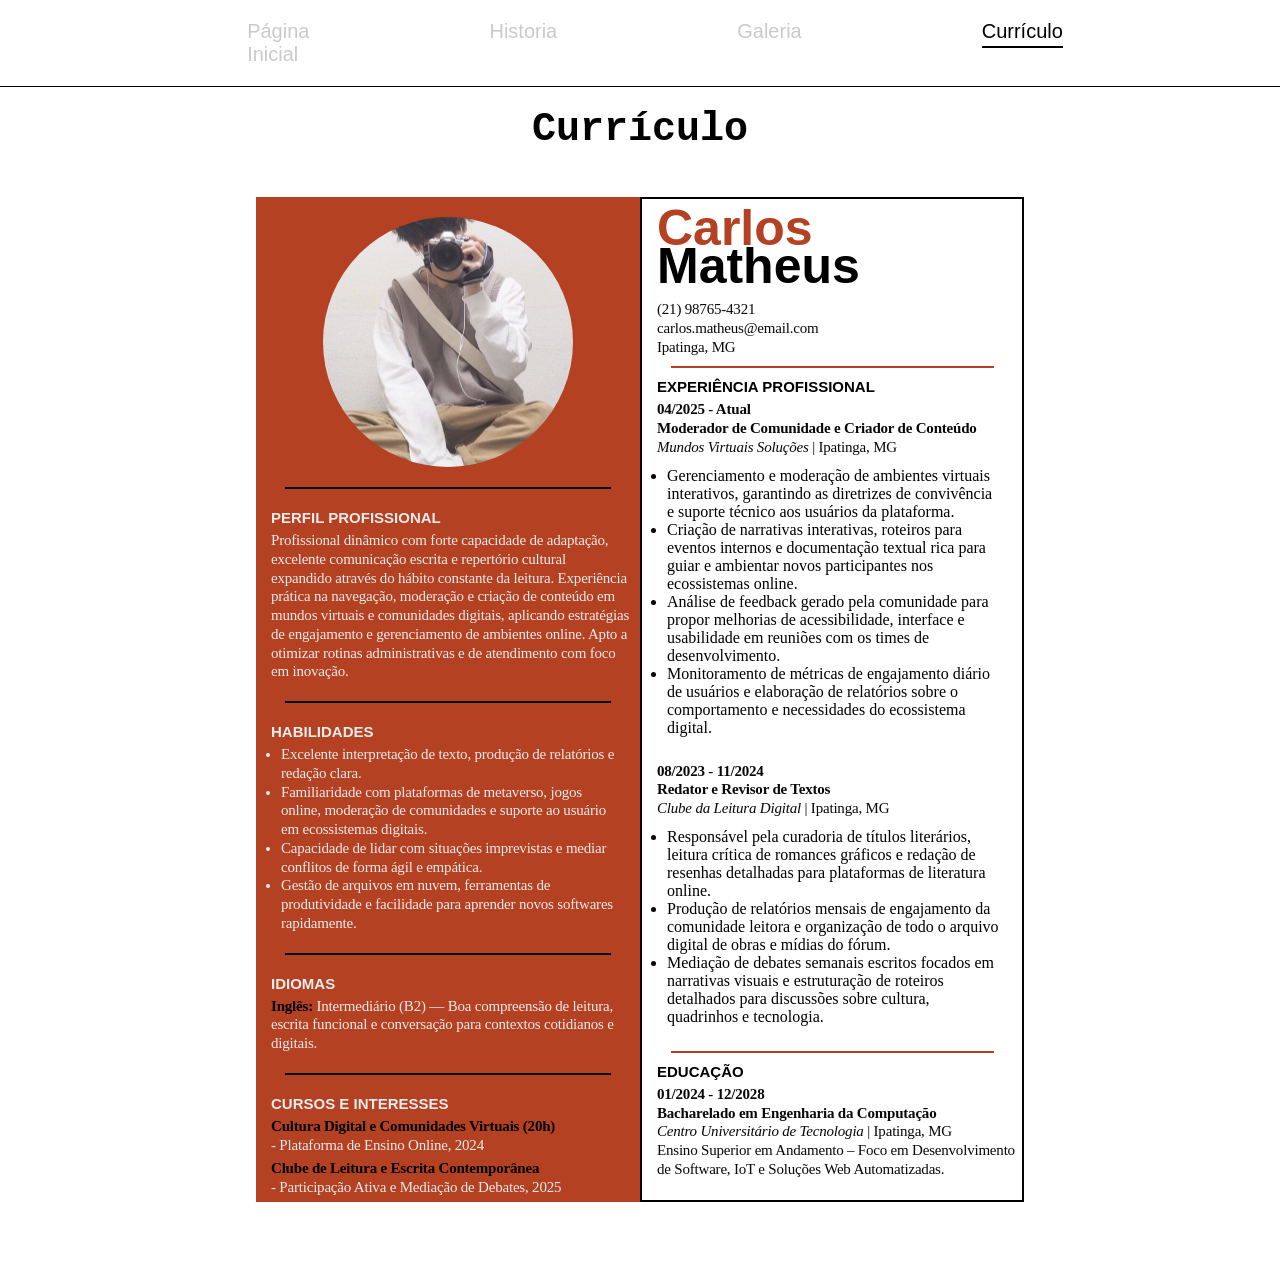
<file: Curriculo.html>
<!DOCTYPE html>
<html lang="pt">
<head>
    <meta charset="UTF-8">
    <meta name="viewport" content="width=device-width, initial-scale=1.0">
    <title>MVP_CarlosMatheus_Landing</title>
    <!--<link type="text/css" rel="stylesheet" href="css/bootstrap.css" /> -->   <!-- Por enquanto sem o uso de BOOTSTRAP -->
    <!-- <link type="text/css" rel="stylesheet" href="css/estilos.css" /> -->
    <link type="text/css" rel="stylesheet" href="css/Curriculo.css"/>
    <link type="text/css" rel="stylesheet" href="css/Generico.css" />

</head>
<body>
    <header class="main-header">
        <nav class="nav-menu">
            <ul>
                <li><a href="LandingPage.html">Página Inicial</a></li>
                <li><a href="Historia.html" >Historia</a></li>
                <li><a href="GaleriaFotos.html">Galeria</a></li>
                <li><a href="Curriculo.html" class="ativo">Currículo</a></li>
            </ul>
        </nav>
    </header>

    <div class="corpo">
        <h1>Currículo</h1>
    </div>  
    

    <div id="container">
        
        <div id="descricao"> 
             <div id="foto"> 
                <img src="img/imagem_6.jpg">
            </div> 

            <hr>

            <h2>PERFIL PROFISSIONAL</h2>
            <p class="textoDesc"> Profissional dinâmico com forte capacidade de adaptação, 
                excelente comunicação escrita e repertório cultural expandido através do hábito constante da leitura. 
                Experiência prática na navegação, moderação e criação de conteúdo em mundos virtuais e comunidades digitais, 
                aplicando estratégias de engajamento e gerenciamento de ambientes online. Apto a otimizar rotinas 
                administrativas e de atendimento com foco em inovação.
            </p>

            <hr>
            
            <h2>HABILIDADES</h2>    
                <ul class="textoDesc">
                    <li>Excelente interpretação de texto, produção de relatórios e redação clara.</li>
  
                    <li> Familiaridade com plataformas de metaverso, jogos online, 
                    moderação de comunidades e suporte ao usuário em ecossistemas digitais.</li>
                    
                    <li> Capacidade de lidar com situações imprevistas e mediar 
                    conflitos de forma ágil e empática.</li>
                    
                    <li>Gestão de arquivos em nuvem, 
                    ferramentas de produtividade e facilidade para aprender 
                    novos softwares rapidamente.</li>
                </ul>
            
            <hr>
            <h2>IDIOMAS</h2>
            <p class="textoDesc"><strong>Inglês:</strong> 
            Intermediário (B2) — Boa compreensão de leitura, 
            escrita funcional e conversação para contextos cotidianos e digitais.
            </p>

            <hr>
            <h2>CURSOS E INTERESSES</h2>
            
            <p class="textoDesc">
                <strong>Cultura Digital e Comunidades Virtuais (20h)</strong><br>
                - Plataforma de Ensino Online, 2024
            </p>

            <p class="textoDesc">
                <strong>Clube de Leitura e Escrita Contemporânea</strong><br>
                - Participação Ativa e Mediação de Debates, 2025
            </p>
        </div>
        
        <div id="informacoes"> 

            <h1 id="laranja">Carlos</h1>
            <h1 id="preto">Matheus</h1>

            <p class="textoInf">
            (21) 98765-4321<br>
            carlos.matheus@email.com<br>
            Ipatinga, MG
            </p>

            <hr>

            <h2>EXPERIÊNCIA PROFISSIONAL</h2>

            <p class="textoInf"> <strong>04/2025 - Atual</strong><br>
            <strong>Moderador de Comunidade e Criador de Conteúdo</strong><br>
            <em>Mundos Virtuais Soluções</em> | Ipatinga, MG
            </p>
            
            <ul>
                <li>Gerenciamento e moderação de ambientes virtuais interativos, garantindo as diretrizes de convivência e suporte técnico aos usuários da plataforma.</li>
                <li>Criação de narrativas interativas, roteiros para eventos internos e documentação textual rica para guiar e ambientar novos participantes nos ecossistemas online.</li>
                <li>Análise de feedback gerado pela comunidade para propor melhorias de acessibilidade, interface e usabilidade em reuniões com os times de desenvolvimento.</li>
                <li>Monitoramento de métricas de engajamento diário de usuários e elaboração de relatórios sobre o comportamento e necessidades do ecossistema digital.</li>
            </ul>

            <p class="textoInf">
                <strong>08/2023 - 11/2024</strong><br>
                <strong>Redator e Revisor de Textos</strong><br>
                <em>Clube da Leitura Digital</em> | Ipatinga, MG 
            </p>
            
            <ul>
                <li>Responsável pela curadoria de títulos literários, leitura crítica de romances gráficos e redação de resenhas detalhadas para plataformas de literatura online.</li>
                <li>Produção de relatórios mensais de engajamento da comunidade leitora e organização de todo o arquivo digital de obras e mídias do fórum.</li>
                <li>Mediação de debates semanais escritos focados em narrativas visuais e estruturação de roteiros detalhados para discussões sobre cultura, quadrinhos e tecnologia.</li>
            </ul>

            <hr>

            <h2>EDUCAÇÃO</h2>
            <p class="textoInf">
                <strong>01/2024 - 12/2028</strong><br>
                <strong>Bacharelado em Engenharia da Computação</strong><br>
                <em>Centro Universitário de Tecnologia</em> | Ipatinga, MG <br>
                Ensino Superior em Andamento – Foco em Desenvolvimento de Software, IoT e Soluções Web Automatizadas.
            </p>
        </div>

    </div>


        



    <!-- <script type="text/javascript" src="js/jquery.js"></script> --> <!-- Sem o uso do Js por enquanto -->
    <!-- <script type="text/javascript" src="js/bootstrap.js"></script>
    <script type="text/javascript" src="js/jquery.mask.js"></script>
    <script type="text/javascript" src="js/jquery.validate.js"></script> -->
</body>
</html>
</file>
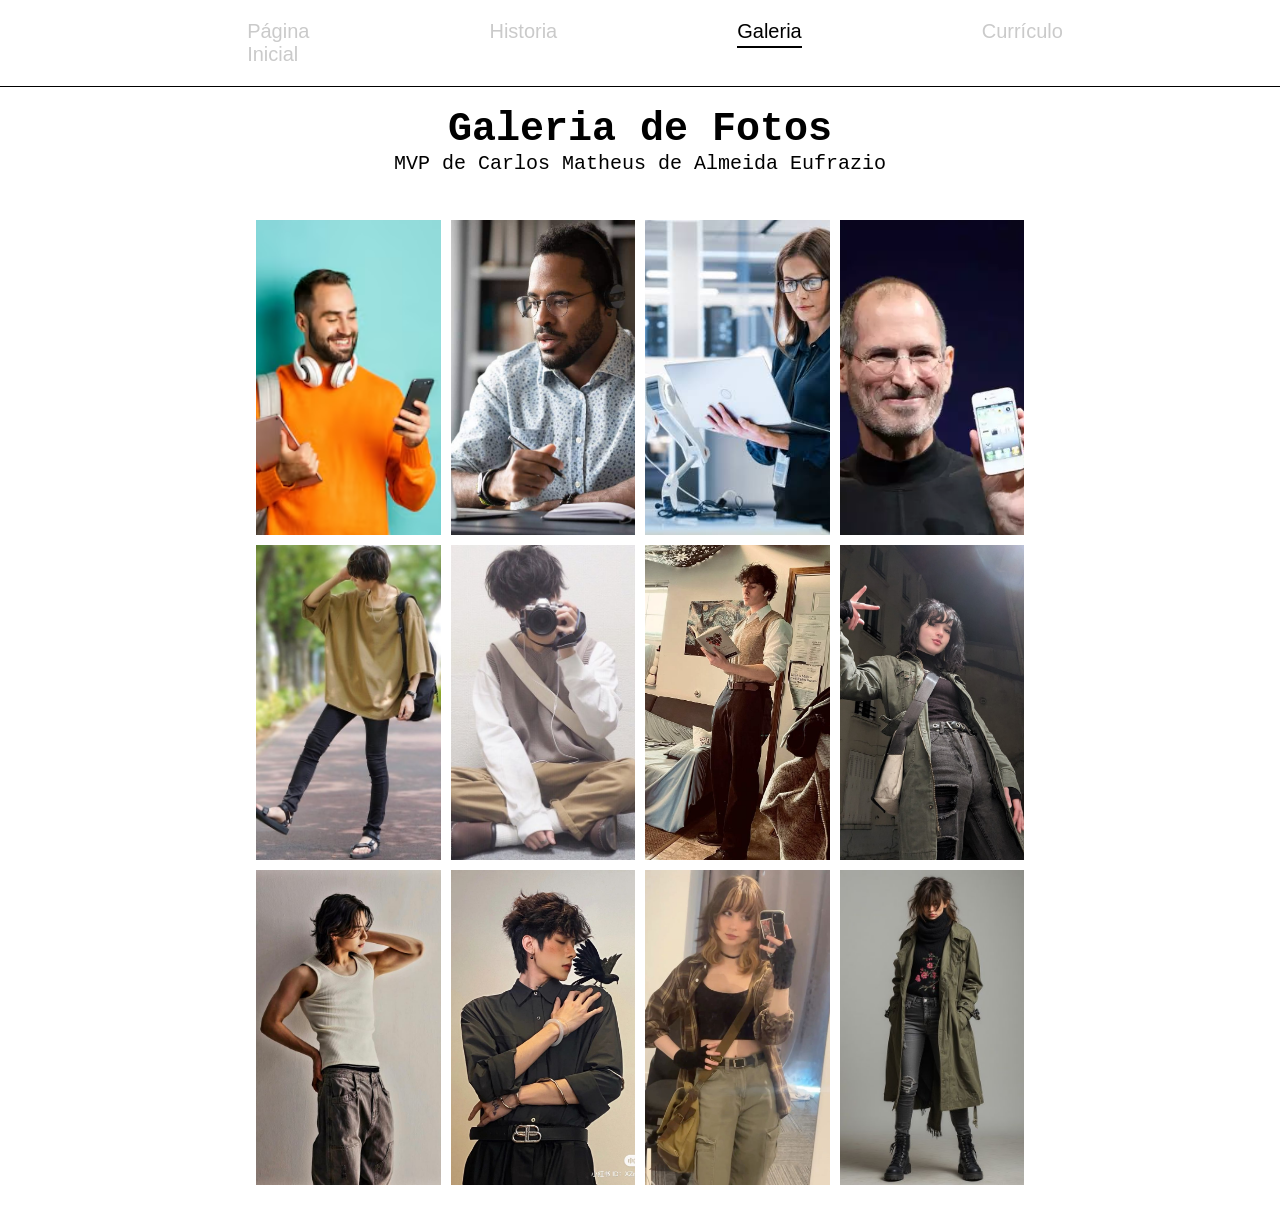
<file: GaleriaFotos.html>
<!DOCTYPE html>
<html lang="pt">
<head>
    <meta charset="UTF-8">
    <meta name="viewport" content="width=device-width, initial-scale=1.0">
    <title>MVP_CarlosMatheus_Galeria</title>
    <link type="text/css" rel="stylesheet" href="css/GaleriaFotos.css"/>
    <link type="text/css" rel="stylesheet" href="css/Generico.css" />
</head>
<body>
    <header class="main-header">
        <nav class="nav-menu">
            <ul>
                <li><a href="LandingPage.html">Página Inicial</a></li>
                <li><a href="Historia.html">Historia</a></li>
                <li><a href="GaleriaFotos.html" class="ativo">Galeria</a></li>
                <li><a href="Curriculo.html">Currículo</a></li>
            </ul>
        </nav>
    </header>

    <div class="corpo">
        <h1>Galeria de Fotos</h1>
        <p class="frase">MVP de Carlos Matheus de Almeida Eufrazio</p>
    </div>  
    
    <div id="container">    
        <div id="foto1"> 
            <img src="img/imagem_1.avif">
        </div>

        <div id="foto2"> 
            <img src="img/imagem_2.jpg">
        </div>

        <div id="foto3"> 
            <img src="img/imagem_3.jpg">
        </div>

        <div id="foto4"> 
            <img src="img/imagem_4.webp">
        </div>

        <div id="foto5"> 
            <img src="img/imagem_5.jpg">
        </div>

        <div id="foto6"> 
            <img src="img/imagem_6.jpg">
        </div>

        <div id="foto7"> 
            <img src="img/imagem_7.jpg">
        </div>

        <div id="foto8"> 
            <img src="img/imagem_8.jpg">
        </div>

        <div id="foto9"> 
            <img src="img/imagem_9.jpg">
        </div>

        <div id="foto10"> 
            <img src="img/imagem_10.jpg">
        </div>

        <div id="foto11"> 
            <img src="img/imagem_11.jpg">
        </div>
        
        <div id="foto12"> 
            <img src="img/imagem_12.jpg">
        </div>
    </div>
</body>
</html>
</file>
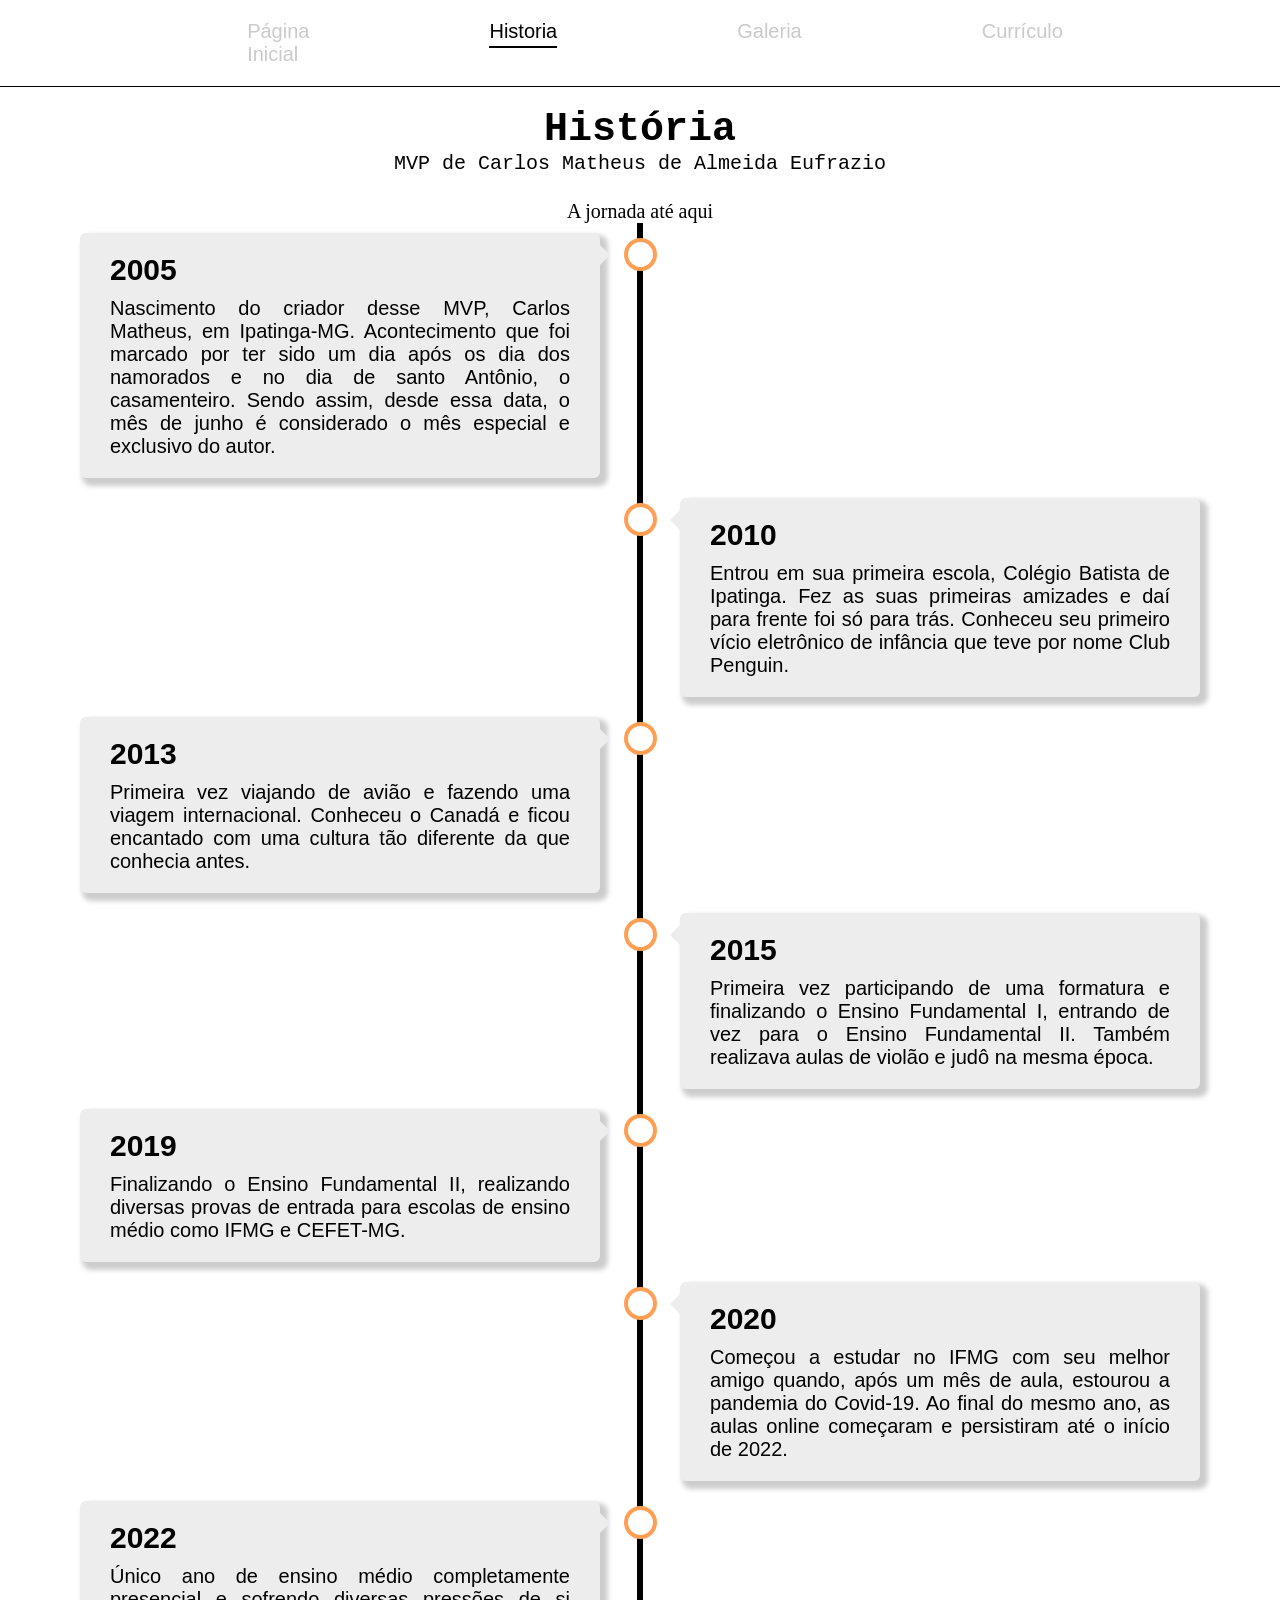
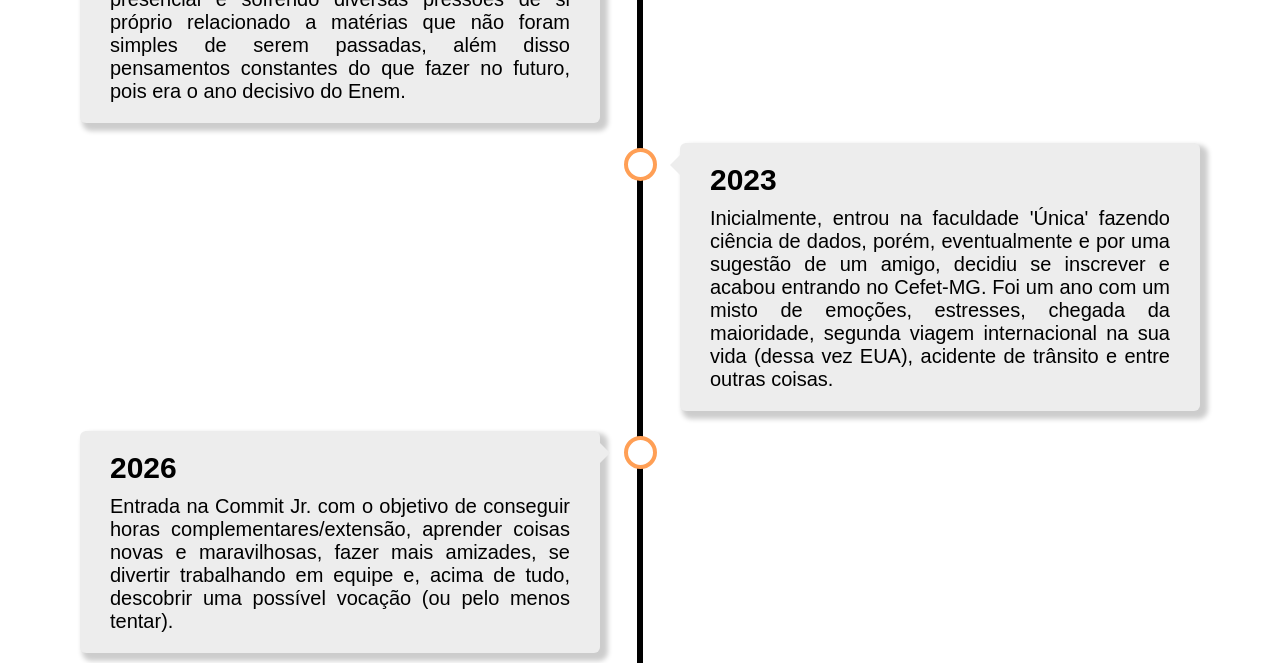
<file: Historia.html>
<!DOCTYPE html>
<html lang="pt">
<head>
    <meta charset="UTF-8">
    <meta name="viewport" content="width=device-width, initial-scale=1.0">
    <title>MVP_CarlosMatheus_Historia</title>
    <link type="text/css" rel="stylesheet" href="css/Historia.css"/>
    <link type="text/css" rel="stylesheet" href="css/Generico.css" />
</head>
<body>
    <header class="main-header">
        <nav class="nav-menu">
            <ul>
                <li><a href="LandingPage.html">Página Inicial</a></li>
                <li><a href="Historia.html" class="ativo">Historia</a></li>
                <li><a href="GaleriaFotos.html">Galeria</a></li>
                <li><a href="Curriculo.html">Currículo</a></li>
            </ul>
        </nav>
    </header>  

    <div class="corpo">
        <h1>História</h1>
        <p class="frase">MVP de Carlos Matheus de Almeida Eufrazio</p>
        
        <div class="div_inicio">
            <p class="p_inicio"> A jornada até aqui </p>

            <div class="timeline">
                
                <div class="container left">
                    <div class="content">
                        <h2>2005</h2>
                        <p>
                            Nascimento do criador desse MVP, Carlos Matheus, em Ipatinga-MG. Acontecimento que foi marcado
                            por ter sido um dia após os dia dos namorados e no dia de santo Antônio, o casamenteiro.
                            Sendo assim, desde essa data, o mês de junho é considerado o mês especial e exclusivo do
                            autor. 
                        </p>
                    </div>
                </div>
                
                <div class="container right">
                    <div class="content">
                        <h2>2010</h2>
                        <p>
                            Entrou em sua primeira escola, Colégio Batista de Ipatinga. Fez as suas primeiras amizades
                            e daí para frente foi só para trás. Conheceu seu primeiro vício eletrônico de infância que
                            teve por nome Club Penguin.    
                        </p>
                    </div>
                </div>

                <div class="container left">
                    <div class="content">
                        <h2>2013</h2>
                        <p>
                            Primeira vez viajando de avião e fazendo uma viagem internacional. Conheceu o Canadá
                            e ficou encantado com uma cultura tão diferente da que conhecia antes.
                        </p>
                    </div>
                </div>

                <div class="container right">
                    <div class="content">
                        <h2>2015</h2>
                        <p>
                            Primeira vez participando de uma formatura e finalizando o Ensino Fundamental I,
                            entrando de vez para o Ensino Fundamental II. Também realizava aulas de violão e judô
                            na mesma época.    
                        </p>
                    </div>
                </div>

                <div class="container left">
                    <div class="content">
                        <h2>2019</h2>
                        <p>
                            Finalizando o Ensino Fundamental II, realizando diversas provas de entrada para 
                            escolas de ensino médio como IFMG e CEFET-MG. 
                        </p>
                    </div>
                </div>

                <div class="container right">
                    <div class="content">
                        <h2>2020</h2>
                        <p>
                            Começou a estudar no IFMG com seu melhor amigo quando, após um mês de aula, estourou
                            a pandemia do Covid-19. Ao final do mesmo ano, as aulas online começaram e persistiram até
                            o início de 2022.    
                        </p>
                    </div>
                </div>

                <div class="container left">
                    <div class="content">
                        <h2>2022</h2>
                        <p>
                           Único ano de ensino médio completamente presencial e sofrendo diversas pressões de si próprio
                           relacionado a matérias que não foram simples de serem passadas, além disso pensamentos constantes
                           do que fazer no futuro, pois era o ano decisivo do Enem.
                        </p>
                    </div>
                </div>

                <div class="container right">
                    <div class="content">
                        <h2>2023</h2>
                        <p>
                           Inicialmente, entrou na faculdade 'Única' fazendo ciência de dados, porém, eventualmente e por uma
                           sugestão de um amigo, decidiu se inscrever e acabou entrando no Cefet-MG. Foi um ano com um misto de 
                           emoções, estresses, chegada da maioridade, segunda viagem internacional na sua vida (dessa vez EUA),
                           acidente de trânsito e entre outras coisas.
                        </p>
                    </div>
                </div>

                <div class="container left">
                    <div class="content">
                        <h2>2026</h2>
                        <p>
                           Entrada na Commit Jr. com o objetivo de conseguir horas complementares/extensão, aprender coisas novas e 
                           maravilhosas, fazer mais amizades, se divertir trabalhando em equipe e, acima de tudo, descobrir uma
                           possível vocação (ou pelo menos tentar).
                        </p>
                    </div>
                </div>
            </div>
        
        </div>
    </div>
</body>
</html>
</file>
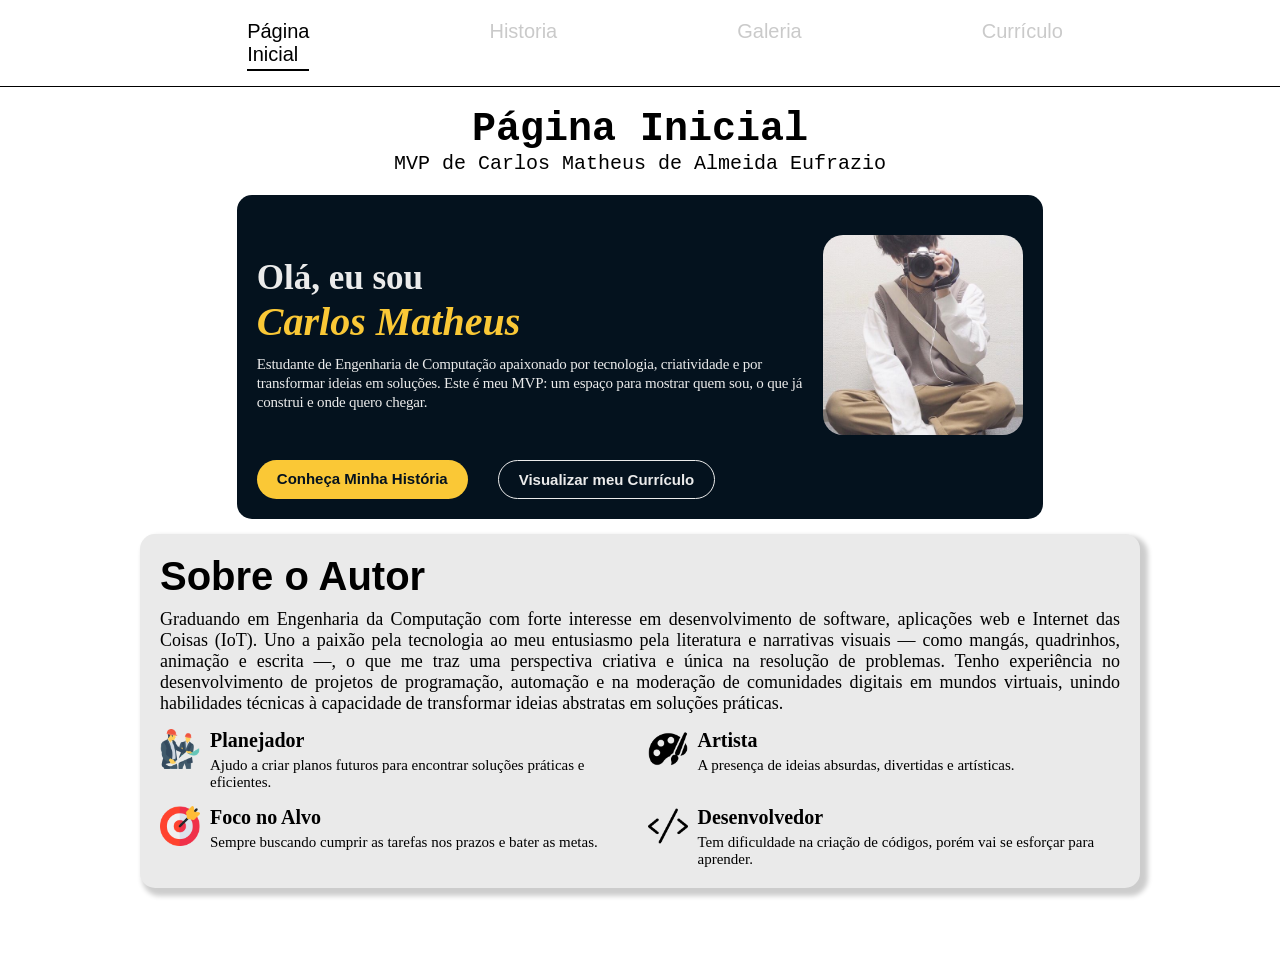
<file: LandingPage.html>
<!DOCTYPE html>
<html lang="pt">
<head>
    <meta charset="UTF-8">
    <meta name="viewport" content="width=device-width, initial-scale=1.0">
    <title>MVP_CarlosMatheus_Landing</title>
    <!--<link type="text/css" rel="stylesheet" href="css/bootstrap.css" /> -->   <!-- Por enquanto sem o uso de BOOTSTRAP -->
    <!-- <link type="text/css" rel="stylesheet" href="css/estilos.css" /> -->
    <link type="text/css" rel="stylesheet" href="css/Landing.css"/>
    <link type="text/css" rel="stylesheet" href="css/Generico.css" />

</head>
<body>
    <header class="main-header">
        <nav class="nav-menu">
            <ul>
                <li><a href="LandingPage.html" class="ativo">Página Inicial</a></li>
                <li><a href="Historia.html" >Historia</a></li>
                <li><a href="GaleriaFotos.html">Galeria</a></li>
                <li><a href="Curriculo.html">Currículo</a></li>
            </ul>
        </nav>
    </header>

    <div class="corpo">
        <h1>Página Inicial</h1>
        <p class="frase">MVP de Carlos Matheus de Almeida Eufrazio</p>
    </div>  
    

    <div id="container">
        
        <div id="descricao"> 
            
            <div id="conteudoTexto">
                <h2 class="h2_1_sou">Olá, eu sou</h2>
                <h2 class="h2_2_sou">Carlos Matheus</h2>
                
                <p class="textoDesc"> 
                    Estudante de Engenharia de Computação apaixonado por tecnologia,
                    criatividade e por transformar ideias em soluções. Este é meu MVP:
                    um espaço para mostrar quem sou, o que já construi e onde quero chegar.
                </p>
            </div>

            <div id="foto"> 
                <img src="img/imagem_6.jpg">
            </div> 

            <div class="div_botoes">
                <a href="Historia.html" class="a_historia">Conheça Minha História</a>
                <a href="Curriculo.html" class="a_curriculo">Visualizar meu Currículo</a>
            </div>

        </div>

        <div id="informacoes">

            <div id="textoInf">
                <h2 class="h2_autor">Sobre o Autor</h2>
                
                <p class="textoInf"> 
                    Graduando em Engenharia da Computação com forte interesse em desenvolvimento de software, 
                    aplicações web e Internet das Coisas (IoT). Uno a paixão pela tecnologia ao meu entusiasmo 
                    pela literatura e narrativas visuais — como mangás, quadrinhos, animação e escrita —, 
                    o que me traz uma perspectiva criativa e única na resolução de problemas. Tenho experiência no 
                    desenvolvimento de projetos de programação, automação e na moderação de comunidades digitais em mundos virtuais, 
                    unindo habilidades técnicas à capacidade de transformar ideias abstratas em soluções práticas.
                </p>
            </div>

            <div id="iconesInf">
                <div class="item">
                    <img src="img/icone_1.png" alt="">
                    <div>
                        <h4>Planejador</h4>
                        <p>Ajudo a criar planos futuros para encontrar soluções práticas e eficientes.</p>
                    </div>
                </div>

                <div class="item">
                    <img src="img/icone_2.png" alt="">
                    <div>
                        <h4>Artista</h4>
                        <p>A presença de ideias absurdas, divertidas e artísticas.</p>
                    </div>
                </div>

                <div class="item">
                    <img src="img/icone_3.png" alt="">
                    <div>
                        <h4>Foco no Alvo</h4>
                        <p>Sempre buscando cumprir as tarefas nos prazos e bater as metas.</p>
                    </div>
                </div>

                <div class="item">
                    <img src="img/icone_4.png" alt="">
                    <div>
                        <h4>Desenvolvedor</h4>
                        <p>Tem dificuldade na criação de códigos, porém vai se esforçar para aprender.</p>
                    </div>
                </div>

            </div>
        </div>
    </div>


        



    <!-- <script type="text/javascript" src="js/jquery.js"></script> --> <!-- Sem o uso do Js por enquanto -->
    <!-- <script type="text/javascript" src="js/bootstrap.js"></script>
    <script type="text/javascript" src="js/jquery.mask.js"></script>
    <script type="text/javascript" src="js/jquery.validate.js"></script> -->
</body>
</html>
</file>
<file: css/estilos.css>
.error {
	color: red;
	font-size: 14px; 
}

.icone-cabecalho{
	height: 45px;
}

.icone-corpo{
	height: 120px;
}

header{
	height: 10vh;
	border-bottom: 3px solid black;
}

main{
	height: 80vh;	
}

footer{
	height: 6vh;
	border-bottom: 3px solid black;
}
</file>
<file: css/Curriculo.css>
*{
    margin: 0px;
    padding: 0px;
}

/* AQUI MEXE NO CONTAINER E IMAGEM */
#container{
    width: 60vw;
    margin-left: 20vw;
    margin-top: 5vh;
    margin-bottom: 5vh;
    
    display: grid;
    grid-template-columns:1fr 1fr;
    padding-bottom: 40px;
}

#container img {
    width: 100%;
    height: 100%;
    object-fit: cover;
    display: block;
}

#foto{
    width: 250px;
    height: 250px;
    
    margin: auto;
    margin-top: 20px;
    margin-bottom: 20px;

    border-radius: 50%;
    overflow: hidden;
}

/* AQUI MEXE NA DESCRIÇÃO */
#descricao{
    background-color: rgb(179, 65, 34);
    min-height:500px;
}

#descricao hr{
    width: 85%;      
    margin: 20px auto;    
    border: none;
    border-top: 2px solid #000;
}

#descricao h2{
    color: rgb(235, 235, 235);
    font-size: 15px;
    text-align: left;
    margin-left: 15px;
    font-family: 'Arial Black', 'Impact', 'Trebuchet MS', sans-serif;
}

.textoDesc{
    color: rgb(235, 235, 235);
    font-size: 15px;
    text-align: left;

    margin-top:5px;
    margin-bottom: 5px;
    margin-left: 15px;
    margin-right: 10px;

    line-height: 1.25;  
    letter-spacing: -0.2px;
    
    font-family: "Times New Roman", Times, serif;
}

.textoDesc strong{
    color: #000;
}

#descricao ul{
    padding-left: 10px;
    padding-right: 10px;
}

/* AQUI MEXE NAS INFORMAÇÕES */
#informacoes{
    border: 2px solid #000000;
    min-height:500px;
}

#informacoes h1{
    font-size: 50px;
    text-align: left;
    margin-left: 15px;
    font-family: 'Arial Black', 'Impact', 'Trebuchet MS', sans-serif;
}

#laranja{
    color: rgb(179, 65, 34);
}

#preto{
    margin-top:-20px;
    color:black;
}

#informacoes h2{
    color: rgb(0, 0, 0);
    font-size: 15px;
    text-align: left;
    margin-left: 15px;
    font-family: 'Arial Black', 'Impact', 'Trebuchet MS', sans-serif;
}

.textoInf{
    color: rgb(8, 8, 8);
    font-size: 15px;
    text-align: left;

    margin-top:5px;
    margin-bottom: 10px;
    margin-left: 15px;

    line-height: 1.25;  
    letter-spacing: -0.2px;
    
    font-family: "Times New Roman", Times, serif;
}

#informacoes hr{
    width: 85%;      
    margin: 10px auto;    
    border: none;
    border-top: 2px solid rgb(179, 65, 34);
}

#informacoes ul{
    padding-left: 25px;
    padding-right: 20px;

    margin-top: 8px;
    margin-bottom: 25px;
}

@media screen and (max-width: 600px) {
    #container{
        grid-template-columns:1fr;
        grid-template-rows:auto;
    }

}
</file>
<file: css/Generico.css>
/* CONFIGURAÇÃO GERAL */
* {
  margin: 0;
  padding: 0;
  box-sizing: border-box;
}

/* HEADER/CABEÇALHO */
.main-header {
  border-bottom: 1px solid #000000;
  margin-bottom: 20px;
  display: flex;
  justify-content: center;
  align-items: center;
  padding: 20px 20%;
}

/* MENU PRINCIPAL */
.nav-menu ul {
  display: flex;
  list-style: none;
  gap: 150px;
}

.nav-menu li {
    margin-left: 30px;
}

.nav-menu a {
  color: #cacaca;
  text-decoration: none;
  font-size: 20px;
  display: inline-block;
  font-family: "Arial Narrow", sans-serif;
  position: relative;
  transition: color 0.3s ease, transform 0.3s ease;
}

/* LINHA DEBAIXO DO TEXTO */
.nav-menu a::after {
  content: "";
  position: absolute;
  left: 0;
  bottom: -5px;
  width: 100%;
  height: 2px;
  background-color: #000000;

  transform: scaleX(0);
  transform-origin: center;
  transition: transform 0.3s ease;
}


/* QUANDO PASSA O MOUSE */
.nav-menu a:hover {
  color: #000000;
  transform: scale(1.2);
}

/* LINHA NO HOVER */
.nav-menu a:hover::after {
  transform: scaleX(1);
}

/* PÁGINA QUE TÁ ATIVA */
.nav-menu a.ativo {
  color: #000000;
}

/* A LINHA FICA NA PÁGINA ATIVA */
.nav-menu a.ativo::after {
  transform: scaleX(1);
}

/* CORPO DA PÁGINA */ 
.corpo {
  padding: 0px;
  text-align: center;
  color: rgb(0, 0, 0);
  font-size: 20px;
  font-family:'Andale Mono', monospace;
}

.frase{
    font-size: 20px;
}

/* RESPONSIVIDADE PARA CELULAR */
@media screen and (max-width: 600px) {

  .main-header {
    padding: 15px 5%;
  }

  .nav-menu ul {
    gap: 15px;
  }

  .nav-menu li {
    margin-left: 0;
  }

  .nav-menu a {
    font-size: 18px;
  }
}
</file>
<file: css/GaleriaFotos.css>
*{
    margin: 0px;
    padding: 0px;
}

#container{
    width: 60vw;
    margin-left: 20vw;
    margin-top: 5vh;
    margin-bottom: 5vh;
    
    display: grid;
    grid-template-columns: repeat(4, 1fr);
    grid-template-rows: repeat(3, 35vh);
    grid-gap: 10px;
}

#container img {
    width: 100%;
    height: 100%;
    object-fit: cover;
    display: block;
}

@media screen and (max-width: 600px) {
    #container{
        width: 90vw;
        margin: 5vh auto;

        grid-template-columns: 1fr;
        grid-template-rows: 35vh;
    }
}
</file>
<file: css/Historia.css>
* {
  box-sizing: border-box;
}

.div_inicio{
  margin-top: 25px;
}

.p_inicio{
    font-size: 20px;
    font-family:Georgia, 'Times New Roman', Times, serif;
}

/* TIMELINE (fonte: https://www.w3schools.com/howto/howto_css_timeline.asp) */

/* The actual timeline (the vertical ruler) */
.timeline {
  position: relative;
  max-width: 1200px;
  margin: 0 auto;
  
  font-family: Helvetica, sans-serif;
  text-align: justify;
}

/* The actual timeline (the vertical ruler) */
.timeline::after {
  content: '';
  position: absolute;
  width: 6px;
  background-color:  rgb(0, 0, 0);
  top: 0;
  bottom: 0;
  left: 50%;
  margin-left: -3px;
}

/* Container around content */
.container {
  padding: 10px 40px;
  position: relative;
  background-color: inherit;
  width: 50%;
}

/* The circles on the timeline */
.container::after {
  content: '';
  position: absolute;
  width: 25px;
  height: 25px;
  right: -17px;
  background-color: white;
  border: 4px solid #FF9F55;
  top: 15px;
  border-radius: 50%;
  z-index: 1;
}

/* Place the container to the left */
.left {
  left: 0;
}

/* Place the container to the right */
.right {
  left: 50%;
}

/* Add arrows to the left container (pointing right) */
.left::before {
  content: " ";
  height: 0;
  position: absolute;
  top: 22px;
  width: 0;
  z-index: 1;
  right: 30px;
  border: medium solid white;
  border-width: 10px 0 10px 10px;
  border-color: transparent transparent transparent rgb(237, 237, 237);
}

/* Add arrows to the right container (pointing left) */
.right::before {
  content: " ";
  height: 0;
  position: absolute;
  top: 22px;
  width: 0;
  z-index: 1;
  left: 30px;
  border: medium solid white;
  border-width: 10px 10px 10px 0;
  border-color: transparent rgb(237, 237, 237) transparent transparent;
}

/* Fix the circle for containers on the right side */
.right::after {
  left: -16px;
}

/* The actual content */
.content {
  padding: 20px 30px;
  background-color: rgb(237, 237, 237);
  position: relative;
  border-radius: 6px;
  box-shadow: 5px 5px 5px 3px rgba(0, 0, 0, 0.2);
}

.content h2{
    margin-bottom: 10px;
}

/* Media queries - Responsive timeline on screens less than 600px wide */
@media screen and (max-width: 600px) {
/* Place the timelime to the left */
  .timeline::after {
    left: 31px;
  }

/* Full-width containers */
  .container {
    width: 100%;
    padding-left: 70px;
    padding-right: 25px;
  }

/* Make sure that all arrows are pointing leftwards */
  .container::before {
    left: 60px;
    border: medium solid white;
    border-width: 10px 10px 10px 0;
    border-color: transparent white transparent transparent;
  }

/* Make sure all circles are at the same spot */
  .left::after, .right::after {
    left: 15px;
  }

/* Make all right containers behave like the left ones */
  .right {
    left: 0%;
  }
}
</file>
<file: css/Landing.css>
*{
    margin: 0px;
    padding: 0px;
}

/* AQUI MEXE NO CONTAINER E IMAGEM */
#container{
    width: 90%;
    max-width: 1200px;
    margin: 5vh auto;
    margin-top:-25px;
    
    display: grid;
    grid-template-columns:1fr;
    grid-template-rows: auto auto;
    gap: 20px;
}

#container img {
    width: 100%;
    height: 100%;
    object-fit: cover;
    display: block;
}

#foto{
    width: 200px;
    height: 200px;
    
    margin: auto;
    margin-top: 20px;
    margin-bottom: 20px;

    float: right;
    border-radius: 10%;
    overflow: hidden;
}

/* AQUI MEXE NA DESCRIÇÃO */
#descricao{
    background-color: #04121e;
    border-radius: 15px;
    padding: 20px;

    width: 70%;       
    max-width: 900px;  
    margin: 5vh auto;

    display: flex;
    flex-wrap: wrap;
    align-items: center;
    justify-content: space-between;
    gap: 20px;
}

#conteudoTexto{
    order: 1;
    flex: 1 1 400px;
    min-width: 0;
}

#foto{
    order: 2;
    width: 200px;
    height: 200px;
    flex-shrink: 0;
    border-radius: 10%;
    overflow: hidden;
}

#foto img{
    width: 100%;
    height: 100%;
    object-fit: cover;
    display: block;
}

#descricao h2{
    text-align: left;
    font-family: "Times New Roman", Times, serif;
}

.h2_1_sou{
    color: rgb(235, 235, 235);
    font-size: 35px;
}

.h2_2_sou{
    color: #fac836;
    font-size: 40px;
    font-style: italic;
}

.textoDesc{
    color: rgb(235, 235, 235);
    font-size: 15px;
    text-align: left;
    margin-top: 10px;
    font-family: Georgia, 'Times New Roman', Times, serif;
    line-height: 1.25;  
    letter-spacing: -0.2px;
}

.div_botoes{
    order: 3;
    flex: 1 1 100%; 
    font-size: 15px;
    display: flex;
    flex-wrap: wrap;
    margin-top: -15px;
    gap: 30px;
}

.div_botoes a{
    text-decoration: none;
    font-family: Arial, sans-serif;
    font-weight: bold;
    padding: 10px 20px;
    border-radius: 20px;
    display: inline-block;
    transition: color 0.3s ease, transform 0.3s ease;
}

.a_historia{
    background-color: #fac836;
    color: #04121e;
}

.a_curriculo{
    background-color: transparent;
    color: rgb(235, 235, 235);
    border: 1px solid rgb(235, 235, 235);
}

.a_historia:hover {
  color: #04121e;
  transform: scale(1.1);
}

.a_curriculo:hover {
  color: rgb(235, 235, 235);
  transform: scale(1.1);
}

/* AQUI MEXE NA INFORMAÇÕES */
#informacoes{
    background-color: rgb(234, 234, 234);
    border-radius: 15px;
    padding: 20px;

    width: 100%;       
    max-width: 1000px;  
    margin: 5vh auto;
    margin-top: -50px;

    display: flex;
    flex-wrap: wrap;
    align-items: center;
    justify-content: space-between;
  
    box-shadow: 5px 5px 5px 3px rgba(0, 0, 0, 0.2);
}

.textoInf{
    order: 1;
    flex: 1 1 400px;
    min-width: 0;

    font-size: 18px;
    text-align: justify;
    margin-top: 10px;
    font-family:Georgia, 'Times New Roman', Times, serif;
}

.h2_autor{
    color: rgb(0, 0, 0);
    font-size: 40px;
    text-align: left;
    font-family: "Arial Narrow", sans-serif;
}

/* ICONES */
#iconesInf {
    order: 2;
    flex: 1 1 300px;

    margin-top:15px;
    display: grid;
    grid-template-columns: 1fr 1fr;
    gap: 15px;
}

#iconesInf .item {
    display: flex;
    align-items: flex-start;
    gap: 10px;
}

#iconesInf .item img {
    width: 40px;
    height: 40px;
    object-fit: contain;
}

#iconesInf .item h4 {
    margin: 0;
    font-size: 20px;
}

#iconesInf .item p {
    margin: 5px 0 0;
    font-size: 15px;
}

/* RESPONSIVO */
@media screen and (max-width: 600px) {
    #descricao{
        flex-direction: column;
        text-align: center;
    }

    #textoPrincipal{
        order: 1;
        width: 100%;
    }

    #foto{
        order: 2;
        margin: 0 auto;
        margin-top:-200px;
    }

    .div_botoes{
        order: 3;
        flex: 0 0 auto;    
        width: 100%;
        margin-top: 5px;  
        justify-content: center;
    }

    #descricao h2,
    .textoDesc{
        text-align: center;
    }

    #informacoes h2,
    .textoInf{
        text-align: center;
    }

    #informacoes{
        flex-direction: column;
        align-content: flex-start; 
    }

    #textoInf{
        order: 1;
        width: 100%;
    }

    #iconesInf{
        order: 2;
        width: 100%;
        margin-top: 50px;
        margin-bottom: -50px;
    }
}
</file>
